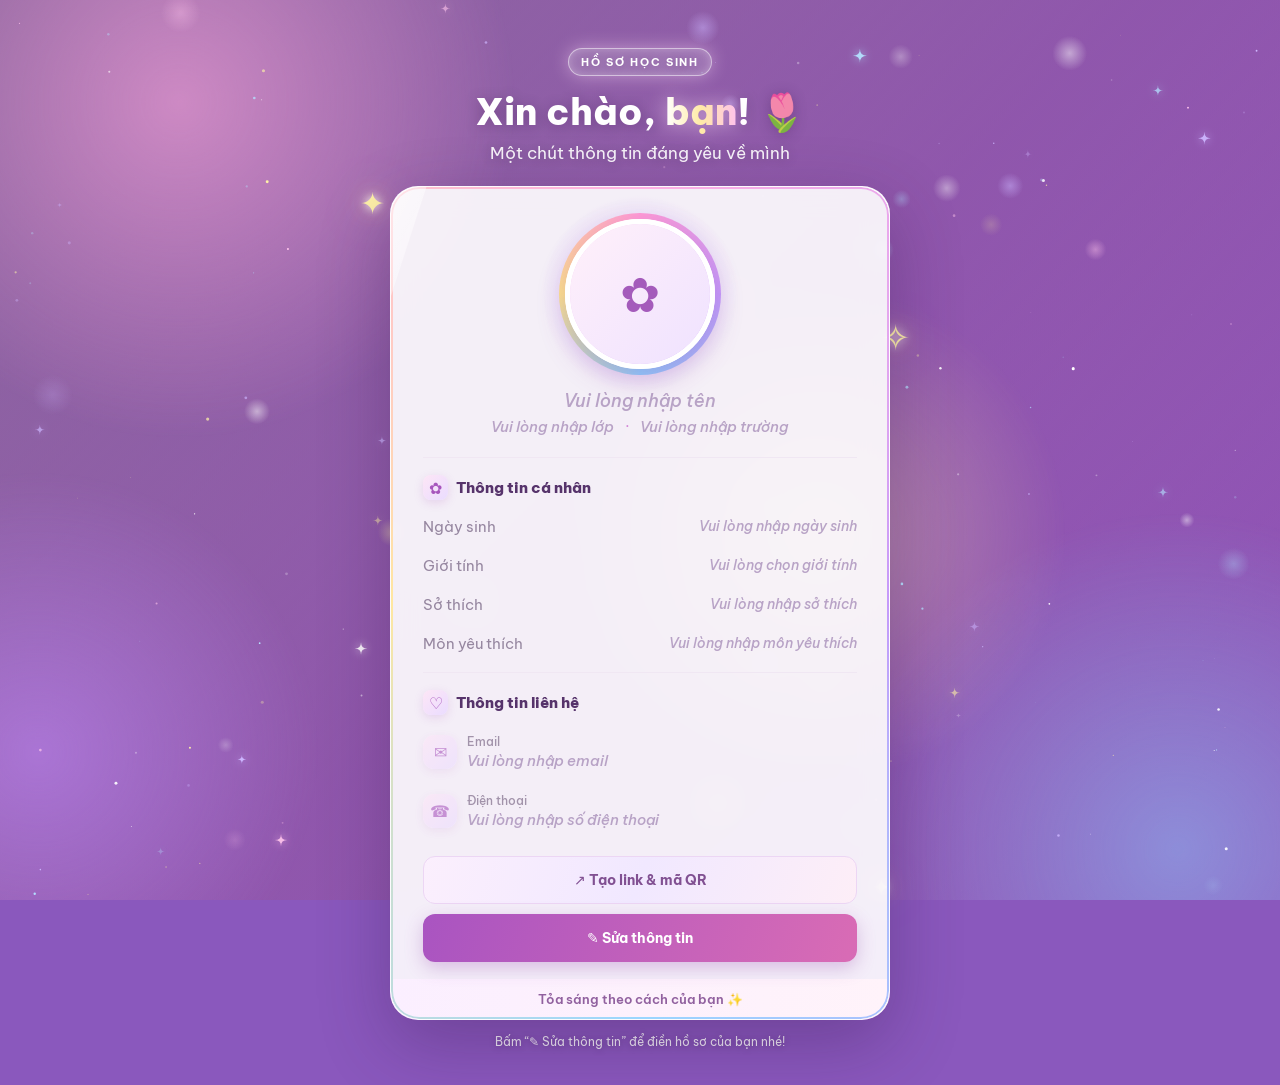
<file: index.html>
<!DOCTYPE html>
<html lang="vi">
<head>
    <meta charset="UTF-8">
    <meta name="viewport" content="width=device-width, initial-scale=1.0, viewport-fit=cover">
    <meta name="theme-color" content="#a54bd6">
    <title>Hồ sơ học sinh</title>
    <link rel="preconnect" href="https://fonts.googleapis.com">
    <link rel="preconnect" href="https://fonts.gstatic.com" crossorigin>
    <link href="https://fonts.googleapis.com/css2?family=Be+Vietnam+Pro:wght@400;500;600;700;800&display=swap" rel="stylesheet">
    <link rel="stylesheet" href="style.css">
</head>
<body>
    <div class="aurora" aria-hidden="true">
        <span class="blob blob-1"></span>
        <span class="blob blob-2"></span>
        <span class="blob blob-3"></span>
        <span class="blob blob-4"></span>
    </div>
    <canvas class="star-canvas" id="star-canvas" aria-hidden="true"></canvas>
    <main class="profile-page">
        <div class="sparkle sparkle-one" aria-hidden="true">✦</div>
        <div class="sparkle sparkle-two" aria-hidden="true">✧</div>
        <div class="sparkle sparkle-three" aria-hidden="true">✦</div>

        <header class="page-heading">
            <span class="eyebrow">HỒ SƠ HỌC SINH</span>
            <h1>Xin chào, <span id="greeting-name">bạn</span>! <span class="wave-flower" aria-hidden="true">🌷</span></h1>
            <p>Một chút thông tin đáng yêu về mình</p>
        </header>

        <article class="profile-card">
            <div class="portrait-wrap">
                <img class="portrait" id="portrait" alt="Ảnh đại diện của học sinh" hidden>
                <span class="portrait-placeholder" id="portrait-placeholder" aria-hidden="true">✿</span>
                <span class="orbit" aria-hidden="true"><i>✦</i><i>✧</i><i>♡</i><i>✦</i></span>
                <span class="online-badge" id="portrait-badge" hidden><span aria-hidden="true">✦</span> Học sinh chăm ngoan</span>
            </div>

            <div class="student-intro">
                <h2 id="student-name" class="is-empty">Vui lòng nhập tên</h2>
                <p class="student-meta"><span id="student-class" class="is-empty">Vui lòng nhập lớp</span> <span id="meta-separator" aria-hidden="true">·</span> <span id="student-school" class="is-empty">Vui lòng nhập trường</span></p>
            </div>

            <section class="info-section" aria-labelledby="personal-title">
                <h3 id="personal-title"><span class="section-icon" aria-hidden="true">✿</span> Thông tin cá nhân</h3>
                <dl class="info-list">
                    <div class="info-row">
                        <dt>Ngày sinh</dt>
                        <dd id="student-birthday" class="is-empty">Vui lòng nhập ngày sinh</dd>
                    </div>
                    <div class="info-row">
                        <dt>Giới tính</dt>
                        <dd id="student-gender" class="is-empty">Vui lòng chọn giới tính</dd>
                    </div>
                    <div class="info-row">
                        <dt>Sở thích</dt>
                        <dd id="student-hobbies" class="is-empty">Vui lòng nhập sở thích</dd>
                    </div>
                    <div class="info-row">
                        <dt>Môn yêu thích</dt>
                        <dd id="student-subjects" class="is-empty">Vui lòng nhập môn yêu thích</dd>
                    </div>
                </dl>
            </section>

            <section class="contact-section" aria-labelledby="contact-title">
                <h3 id="contact-title"><span class="section-icon" aria-hidden="true">♡</span> Thông tin liên hệ</h3>
                <a class="contact-link" id="email-link">
                    <span class="contact-icon" aria-hidden="true">✉</span>
                    <span><small>Email</small><span id="student-email" class="is-empty">Vui lòng nhập email</span></span>
                    <span class="link-arrow" aria-hidden="true">↗</span>
                </a>
                <a class="contact-link" id="phone-link">
                    <span class="contact-icon" aria-hidden="true">☎</span>
                    <span><small>Điện thoại</small><span id="student-phone" class="is-empty">Vui lòng nhập số điện thoại</span></span>
                    <span class="link-arrow" aria-hidden="true">↗</span>
                </a>
            </section>

            <button class="heart-button" id="heart-button" type="button" hidden><span aria-hidden="true">💖</span> <span id="heart-label">Thả tim cho bạn ấy</span></button>
            <button class="share-toggle" id="share-toggle" type="button" aria-expanded="false" aria-controls="share-panel">↗ Tạo link &amp; mã QR</button>
            <section class="share-panel" id="share-panel" hidden aria-labelledby="share-title">
                <h3 id="share-title">Chọn thông tin muốn chia sẻ</h3>
                <p class="share-warning">Chỉ chọn thông tin bạn đồng ý công khai. Người nhận link hoặc mã QR có thể xem các mục đã chọn.</p>
                <fieldset class="share-fields">
                    <legend>Hiển thị trong hồ sơ chia sẻ</legend>
                    <label><input type="checkbox" value="name"> Họ và tên</label>
                    <label><input type="checkbox" value="className"> Lớp</label>
                    <label><input type="checkbox" value="school"> Trường</label>
                    <label><input type="checkbox" value="photo"> Ảnh đại diện</label>
                    <label><input type="checkbox" value="birthday"> Ngày sinh</label>
                    <label><input type="checkbox" value="gender"> Giới tính</label>
                    <label><input type="checkbox" value="hobbies"> Sở thích</label>
                    <label><input type="checkbox" value="subjects"> Môn yêu thích</label>
                    <label><input type="checkbox" value="email"> Email</label>
                    <label><input type="checkbox" value="phone"> Điện thoại</label>
                </fieldset>
                <p class="share-note">Các mục đã chọn được nhúng vào đường dẫn (không mã hóa); đừng chia sẻ dữ liệu nhạy cảm. Ảnh tải lên chỉ lưu trên máy, muốn chia sẻ ảnh cần dùng URL công khai. Trang cần được đăng lên hosting để người khác mở được.</p>
                <p class="share-message" id="share-message" role="status" aria-live="polite"></p>
                <div class="share-actions">
                    <button class="save-button" id="create-share" type="button">Tạo link &amp; QR</button>
                    <button class="cancel-button" id="close-share" type="button">Đóng</button>
                </div>
                <div class="share-result" id="share-result" hidden>
                    <label class="form-field">
                        Link chia sẻ
                        <input id="share-url" type="text" readonly>
                    </label>
                    <button class="save-button native-share" id="native-share" type="button" hidden>📤 Gửi qua Zalo, Messenger…</button>
                    <button class="copy-button" id="copy-share" type="button">Sao chép link</button>
                    <a class="designer-link" id="open-qr-designer" href="qr-designer.html" target="_blank" rel="noopener">Trang trang trí thẻ QR · tải PNG 54 × 85 mm</a>
                    <div class="qr-output" id="qr-output" aria-label="Mã QR cho link hồ sơ"></div>
                </div>
            </section>

            <button class="edit-toggle" id="edit-toggle" type="button" aria-expanded="false" aria-controls="profile-form">✎ Sửa thông tin</button>
            <form class="profile-form" id="profile-form" hidden>
                <h3>Chỉnh sửa hồ sơ</h3>
                <label class="form-field">
                    Họ và tên
                    <input name="name" type="text" placeholder="Ví dụ: Nguyễn Văn An" maxlength="80" autocomplete="name" autocapitalize="words" enterkeyhint="next">
                </label>
                <div class="form-grid">
                    <label class="form-field">
                        Lớp
                        <input name="className" type="text" placeholder="Ví dụ: 10A1" maxlength="30">
                    </label>
                    <label class="form-field">
                        Trường
                        <input name="school" type="text" placeholder="Ví dụ: THPT Nguyễn Du" maxlength="100">
                    </label>
                </div>
                <div class="form-grid">
                    <label class="form-field">
                        Ngày sinh
                        <input name="birthday" type="date">
                    </label>
                    <label class="form-field">
                        Giới tính
                        <select name="gender">
                            <option value="">Chưa chọn</option>
                            <option value="Nữ">Nữ</option>
                            <option value="Nam">Nam</option>
                            <option value="Khác">Khác</option>
                        </select>
                    </label>
                </div>
                <label class="form-field">
                    Sở thích
                    <input name="hobbies" type="text" placeholder="Ví dụ: đọc sách, vẽ, nghe nhạc" maxlength="160">
                </label>
                <label class="form-field">
                    Môn yêu thích <span class="field-hint">(ngăn cách bằng dấu phẩy)</span>
                    <input name="subjects" type="text" placeholder="Ví dụ: Toán, Văn, Anh" maxlength="120">
                </label>
                <label class="form-field">
                    Email
                    <input name="email" type="email" placeholder="ten.cua.ban@gmail.com" maxlength="120" autocomplete="email" inputmode="email" autocapitalize="off" spellcheck="false" enterkeyhint="next">
                </label>
                <label class="form-field">
                    Điện thoại
                    <input name="phone" type="tel" placeholder="09xx xxx xxx" maxlength="24" autocomplete="tel" inputmode="tel" enterkeyhint="next">
                </label>
                <label class="form-field">
                    Đường dẫn ảnh chân dung
                    <input name="photo" type="url" maxlength="500" inputmode="url" autocapitalize="off" spellcheck="false" placeholder="https://…">
                </label>
                <label class="form-field">
                    Hoặc chọn ảnh từ thiết bị
                    <input name="photoFile" type="file" accept="image/*">
                    <span class="field-hint">Ảnh sẽ được tự thu nhỏ và lưu trên trình duyệt này.</span>
                </label>
                <img class="photo-preview" id="photo-preview" alt="Xem trước ảnh đại diện" hidden>
                <button class="cancel-button photo-clear" id="clear-photo" type="button" hidden>Gỡ ảnh đại diện</button>
                <button class="reset-button" id="reset-profile" type="button">🗑 Xóa toàn bộ hồ sơ</button>
                <p class="form-message" id="form-message" role="status" aria-live="polite"></p>
                <div class="form-actions">
                    <button class="save-button" type="submit">Lưu thông tin</button>
                    <button class="cancel-button" id="cancel-edit" type="button">Hủy</button>
                </div>
            </form>

            <footer class="card-footer">Tỏa sáng theo cách của bạn <span class="footer-spark" aria-hidden="true">✨</span></footer>
        </article>
        <p class="page-note">Bấm “✎ Sửa thông tin” để điền hồ sơ của bạn nhé!</p>
    </main>
    <script src="vendor/qrcode.js" defer></script>
    <script src="app.js" defer></script>
    <script src="effects.js" defer></script>
</body>
</html>
</file>
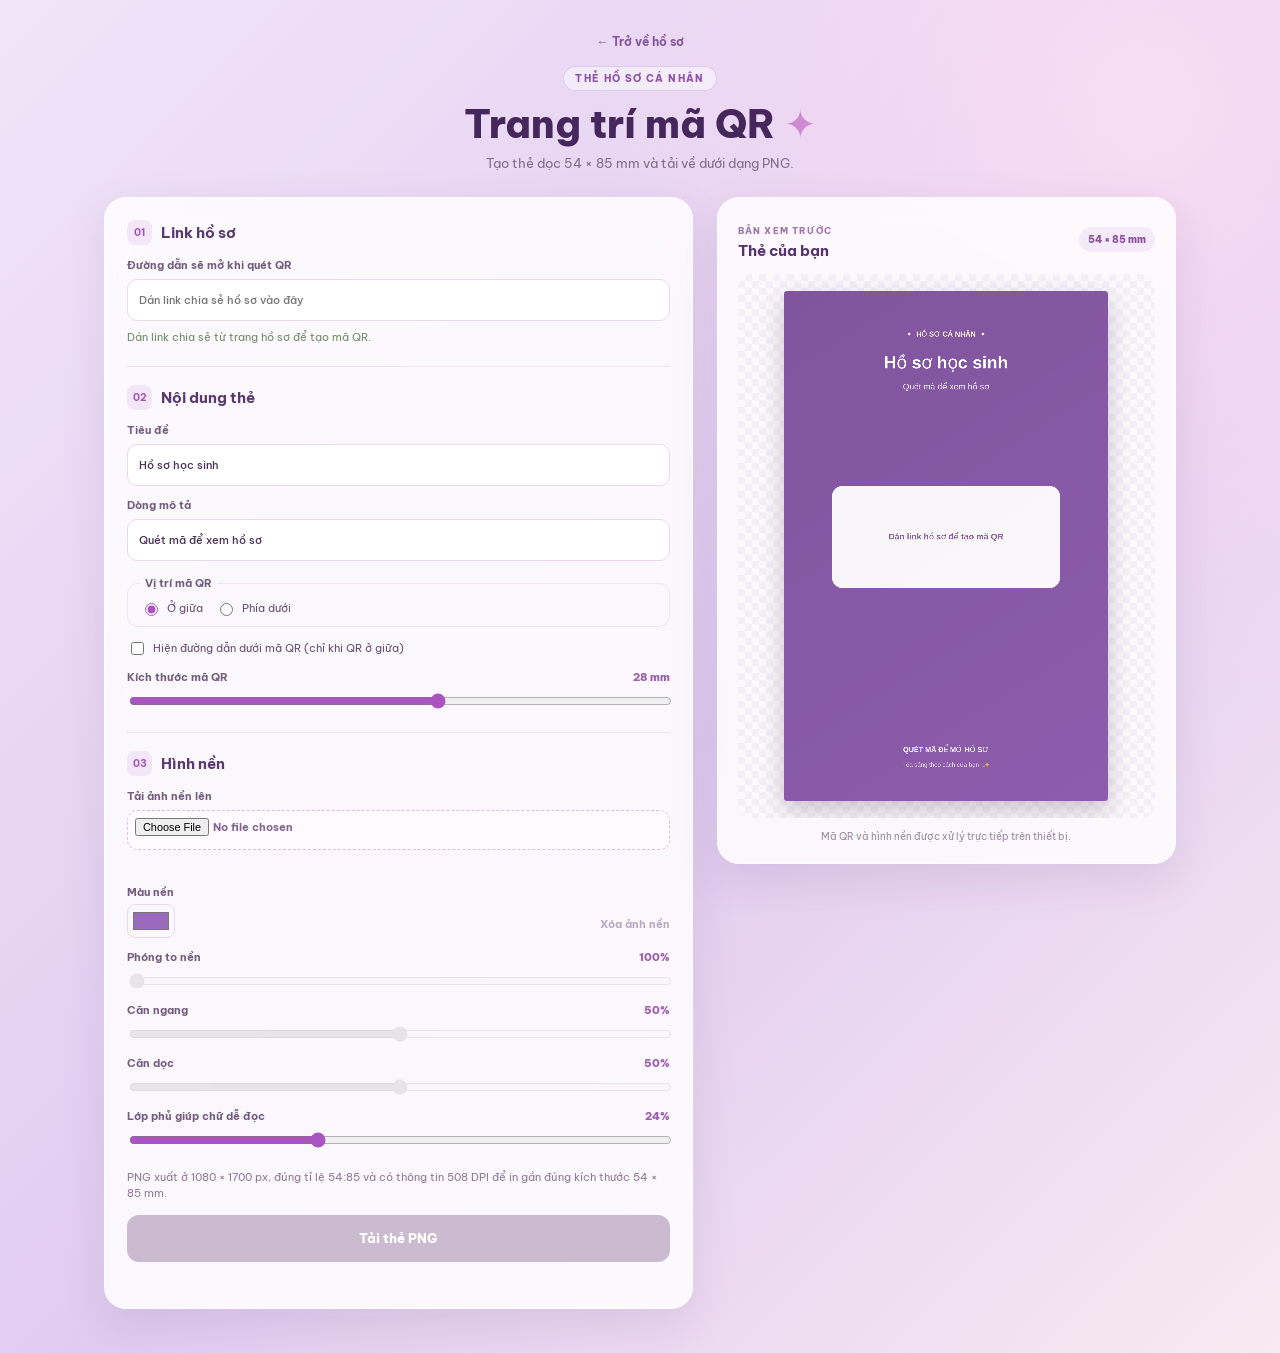
<file: qr-designer.html>
<!DOCTYPE html>
<html lang="vi">
<head>
    <meta charset="UTF-8">
    <meta name="viewport" content="width=device-width, initial-scale=1.0">
    <meta name="theme-color" content="#a54bd6">
    <title>Thiết kế thẻ QR hồ sơ học sinh</title>
    <link rel="preconnect" href="https://fonts.googleapis.com">
    <link rel="preconnect" href="https://fonts.gstatic.com" crossorigin>
    <link href="https://fonts.googleapis.com/css2?family=Be+Vietnam+Pro:wght@400;500;600;700;800&display=swap" rel="stylesheet">
    <link rel="stylesheet" href="qr-designer.css">
</head>
<body>
    <main class="designer-shell">
        <header class="designer-heading">
            <a class="back-link" href="index.html">← Trở về hồ sơ</a>
            <span class="eyebrow">THẺ HỒ SƠ CÁ NHÂN</span>
            <h1>Trang trí mã QR <span aria-hidden="true">✦</span></h1>
            <p>Tạo thẻ dọc 54 × 85 mm và tải về dưới dạng PNG.</p>
        </header>

        <div class="designer-layout">
            <section class="controls-panel" aria-label="Tùy chỉnh thẻ QR">
                <div class="control-section">
                    <h2><span>01</span> Link hồ sơ</h2>
                    <label class="control-field">
                        Đường dẫn sẽ mở khi quét QR
                        <input id="target-url" type="text" inputmode="url" autocomplete="url" placeholder="Dán link chia sẻ hồ sơ vào đây">
                    </label>
                    <p class="control-message" id="link-message" role="status" aria-live="polite">Dán link chia sẻ từ trang hồ sơ để tạo mã QR.</p>
                </div>

                <div class="control-section">
                    <h2><span>02</span> Nội dung thẻ</h2>
                    <label class="control-field">
                        Tiêu đề
                        <input id="card-title" type="text" maxlength="48" value="Hồ sơ học sinh">
                    </label>
                    <label class="control-field">
                        Dòng mô tả
                        <input id="card-subtitle" type="text" maxlength="72" value="Quét mã để xem hồ sơ">
                    </label>
                    <fieldset class="option-group">
                        <legend>Vị trí mã QR</legend>
                        <label><input type="radio" name="qr-position" value="middle" checked> Ở giữa</label>
                        <label><input type="radio" name="qr-position" value="bottom"> Phía dưới</label>
                    </fieldset>
                    <label class="check-option" id="url-option">
                        <input id="show-url" type="checkbox">
                        Hiện đường dẫn dưới mã QR (chỉ khi QR ở giữa)
                    </label>
                    <label class="range-field">
                        Kích thước mã QR <output id="qr-size-value">28 mm</output>
                        <input id="qr-size" type="range" min="20" max="34" value="28">
                    </label>
                </div>

                <div class="control-section">
                    <h2><span>03</span> Hình nền</h2>
                    <label class="control-field">
                        Tải ảnh nền lên
                        <input id="background-file" type="file" accept="image/*">
                    </label>
                    <p class="control-message" id="background-message" role="status" aria-live="polite"></p>
                    <div class="background-actions">
                        <label class="color-field">
                            Màu nền
                            <input id="background-color" type="color" value="#9a68bc">
                        </label>
                        <button class="text-button" id="clear-background" type="button" disabled>Xóa ảnh nền</button>
                    </div>
                    <label class="range-field">
                        Phóng to nền <output id="zoom-value">100%</output>
                        <input id="background-zoom" type="range" min="100" max="220" value="100" disabled>
                    </label>
                    <label class="range-field">
                        Căn ngang <output id="x-value">50%</output>
                        <input id="background-x" type="range" min="0" max="100" value="50" disabled>
                    </label>
                    <label class="range-field">
                        Căn dọc <output id="y-value">50%</output>
                        <input id="background-y" type="range" min="0" max="100" value="50" disabled>
                    </label>
                    <label class="range-field">
                        Lớp phủ giúp chữ dễ đọc <output id="tint-value">24%</output>
                        <input id="background-tint" type="range" min="0" max="70" value="24">
                    </label>
                </div>

                <p class="export-note">PNG xuất ở 1080 × 1700 px, đúng tỉ lệ 54:85 và có thông tin 508 DPI để in gần đúng kích thước 54 × 85 mm.</p>
                <button class="download-button" id="download-png" type="button" disabled>Tải thẻ PNG</button>
                <p class="control-message" id="export-message" role="status" aria-live="polite"></p>
            </section>

            <section class="preview-panel" aria-label="Xem trước thẻ QR">
                <div class="preview-heading">
                    <div>
                        <span class="preview-label">BẢN XEM TRƯỚC</span>
                        <h2>Thẻ của bạn</h2>
                    </div>
                    <span class="size-badge">54 × 85 mm</span>
                </div>
                <div class="preview-stage">
                    <canvas id="card-canvas" width="1080" height="1700" role="img" aria-label="Bản xem trước thẻ mã QR"></canvas>
                </div>
                <p class="preview-caption">Mã QR và hình nền được xử lý trực tiếp trên thiết bị.</p>
            </section>
        </div>
    </main>
    <script src="vendor/qrcode.js" defer></script>
    <script src="qr-designer.js" defer></script>
</body>
</html>
</file>
<file: style.css>
* {
    box-sizing: border-box;
}

:root {
    color-scheme: light;
    font-family: "Be Vietnam Pro", sans-serif;
    color: #38244d;
    background: #D3D3D3;
    font-synthesis: none;
    text-rendering: optimizeLegibility;
}

body {
    min-width: 320px;
    min-height: 100vh;
    min-height: 100dvh;
    margin: 0;
    background: #8a58bd;
    -webkit-tap-highlight-color: transparent;
}

/* Ảnh nền cố định bằng lớp riêng (iOS không hỗ trợ background-attachment: fixed) */
body::before {
    position: fixed;
    z-index: -2;
    inset: 0;
    background:
        linear-gradient(135deg, rgba(76, 35, 101, 0.62), rgba(151, 68, 173, 0.34)),
        url("https://images.unsplash.com/photo-1503676260728-1c00da094a0b?auto=format&fit=crop&w=1400&q=80") center / cover,
        linear-gradient(135deg, #edcaf7, #b37ad4 52%, #8a58bd);
    content: "";
}

.profile-page {
    position: relative;
    display: flex;
    min-height: 100vh;
    flex-direction: column;
    align-items: center;
    justify-content: center;
    overflow: hidden;
    overflow: clip;
    padding: 38px 18px 26px;
}

.page-heading {
    margin: 0 0 23px;
    color: #fff;
    text-align: center;
    text-shadow: 0 2px 14px rgba(49, 18, 68, 0.3);
}

.eyebrow {
    display: inline-block;
    margin-bottom: 8px;
    border: 1px solid rgba(255, 255, 255, 0.55);
    border-radius: 999px;
    background: rgba(255, 255, 255, 0.16);
    padding: 6px 12px;
    font-size: 0.66rem;
    font-weight: 700;
    letter-spacing: 0.15em;
}

.page-heading h1 {
    margin: 0;
    font-size: clamp(1.45rem, 6vw, 2rem);
    font-weight: 800;
}

.page-heading p {
    margin: 7px 0 0;
    font-size: 0.86rem;
    opacity: 0.92;
}

.profile-card {
    position: relative;
    z-index: 1;
    --card-pad: 23px;
    width: min(100%, 430px);
    overflow: hidden;
    overflow: clip;
    border: 1px solid rgba(255, 255, 255, 0.78);
    border-radius: 28px;
    background: rgba(255, 255, 255, 0.94);
    box-shadow: 0 24px 70px rgba(48, 15, 67, 0.3), inset 0 1px 0 #fff;
    padding: 25px 23px 0;
    backdrop-filter: blur(14px);
}

.portrait-wrap {
    position: relative;
    width: 132px;
    height: 132px;
    margin: 0 auto 15px;
    border: 5px solid #fff;
    border-radius: 50%;
    background: linear-gradient(135deg, #ffd1ed, #c59afa);
    box-shadow: 0 0 0 3px #dca9ee, 0 9px 24px rgba(138, 72, 171, 0.22);
}

.portrait {
    display: block;
    width: 100%;
    height: 100%;
    border-radius: inherit;
    object-fit: cover;
    object-position: center 38%;
}

.portrait-placeholder {
    position: absolute;
    inset: 0;
    display: grid;
    place-items: center;
    border-radius: inherit;
    color: #a45bbb;
    font-size: 3rem;
}

.online-badge {
    position: absolute;
    right: 50%;
    bottom: -13px;
    display: flex;
    width: max-content;
    align-items: center;
    gap: 5px;
    transform: translateX(50%);
    border: 1px solid #f2d4fb;
    border-radius: 999px;
    background: #fff7ff;
    padding: 5px 10px;
    color: #8f4bad;
    font-size: 0.62rem;
    font-weight: 700;
    box-shadow: 0 3px 9px rgba(115, 59, 143, 0.12);
}

.student-intro {
    margin: 20px 0 21px;
    text-align: center;
}

.student-intro h2 {
    margin: 0;
    color: #422558;
    font-size: 1.3rem;
    font-weight: 800;
}

.student-meta {
    margin: 5px 0 0;
    color: #8b7797;
    font-size: 0.75rem;
}

.student-meta span {
    margin: 0 4px;
    color: #d184d6;
}

.info-section,
.contact-section {
    border-top: 1px solid #f0e7f3;
    padding: 17px 0 14px;
}

.info-section h3,
.contact-section h3 {
    display: flex;
    align-items: center;
    gap: 8px;
    margin: 0 0 12px;
    color: #56336b;
    font-size: 0.84rem;
    font-weight: 800;
}

.section-icon {
    display: grid;
    width: 25px;
    height: 25px;
    place-items: center;
    border-radius: 8px;
    background: #f7eafa;
    color: #a755bd;
    font-size: 1rem;
}

.info-list {
    display: grid;
    gap: 10px;
    margin: 0;
}

.info-row {
    display: flex;
    justify-content: space-between;
    gap: 14px;
    font-size: 0.75rem;
}

.info-row dt {
    flex: 0 0 94px;
    color: #9687a0;
}

.info-row dd {
    margin: 0;
    color: #4b3657;
    font-weight: 600;
    text-align: right;
}

.subject-pill {
    display: inline-block;
    margin-left: 5px;
    border-radius: 999px;
    background: #f8eafa;
    padding: 3px 8px;
    color: #9c55ad;
    font-size: 0.65rem;
}

.contact-section {
    padding-bottom: 17px;
}

.contact-section h3 {
    margin-bottom: 9px;
}

.contact-link {
    display: flex;
    min-height: 48px;
    align-items: center;
    gap: 10px;
    border-radius: 12px;
    color: #4b3657;
    font-size: 0.72rem;
    font-weight: 600;
    text-decoration: none;
    transition: background-color 160ms ease, transform 160ms ease;
}

.contact-link + .contact-link {
    margin-top: 3px;
}

.contact-link:hover,
.contact-link:focus-visible {
    transform: translateX(3px);
    background: #fcf6fd;
    outline: none;
}

.contact-icon {
    display: grid;
    width: 34px;
    height: 34px;
    flex: 0 0 34px;
    place-items: center;
    border-radius: 11px;
    background: #f7eafa;
    color: #a755bd;
    font-size: 1rem;
}

.contact-link small {
    display: block;
    margin-bottom: 2px;
    color: #a293aa;
    font-size: 0.62rem;
    font-weight: 500;
}

.link-arrow {
    margin-left: auto;
    color: #c28bd0;
    font-size: 1rem;
}

[hidden] {
    display: none !important;
}

.edit-toggle,
.share-toggle,
.save-button,
.cancel-button,
.copy-button,
.designer-link {
    min-height: 43px;
    border: 0;
    border-radius: 12px;
    font: inherit;
    font-size: 0.78rem;
    font-weight: 700;
    cursor: pointer;
    transition: transform 160ms ease, filter 160ms ease;
}

.edit-toggle:hover,
.share-toggle:hover,
.save-button:hover,
.cancel-button:hover,
.copy-button:hover,
.designer-link:hover {
    transform: translateY(-1px);
    filter: brightness(1.03);
}

.edit-toggle:focus-visible,
.share-toggle:focus-visible,
.save-button:focus-visible,
.cancel-button:focus-visible,
.copy-button:focus-visible,
.designer-link:focus-visible,
.form-field input:focus-visible,
.form-field select:focus-visible {
    outline: 3px solid rgba(167, 85, 189, 0.28);
    outline-offset: 2px;
}

.edit-toggle {
    width: 100%;
    margin: 0 0 17px;
    background: linear-gradient(110deg, #a954c1, #c568b4);
    color: #fff;
    box-shadow: 0 6px 15px rgba(153, 71, 173, 0.2);
}

.share-toggle,
.copy-button {
    width: 100%;
    margin: 0 0 10px;
    background: #f5edf7;
    color: #815092;
}

.share-panel {
    display: grid;
    gap: 12px;
    margin-bottom: 17px;
    border: 1px solid #efdef4;
    border-radius: 16px;
    background: #fffaff;
    padding: 15px;
}

.share-panel h3 {
    margin: 0;
    color: #56336b;
    font-size: 0.88rem;
}

.share-warning,
.share-note {
    margin: 0;
    color: #866f91;
    font-size: 0.68rem;
    line-height: 1.55;
}

.share-warning {
    color: #8d526d;
}

.share-fields {
    display: grid;
    grid-template-columns: 1fr 1fr;
    gap: 9px 8px;
    margin: 0;
    border: 1px solid #efe4f2;
    border-radius: 12px;
    padding: 11px;
}

.share-fields legend {
    padding: 0 5px;
    color: #745a81;
    font-size: 0.66rem;
    font-weight: 700;
}

.share-fields label {
    display: flex;
    align-items: center;
    gap: 6px;
    color: #5b4568;
    font-size: 0.67rem;
}

.share-fields input {
    accent-color: #a954c1;
}

.share-message {
    margin: 0;
    color: #478153;
    font-size: 0.7rem;
    line-height: 1.5;
}

.share-message.is-error {
    color: #b33457;
}

.share-actions {
    display: flex;
    gap: 9px;
}

.share-actions .save-button {
    flex: 1;
}

.share-actions .cancel-button {
    min-width: 76px;
}

.share-result {
    display: grid;
    gap: 10px;
    border-top: 1px solid #efe4f2;
    padding-top: 12px;
}

.copy-button {
    margin: 0;
    background: #f0e2f5;
}

.designer-link {
    display: grid;
    place-items: center;
    background: #fdf2f9;
    color: #815092;
    text-align: center;
    text-decoration: none;
}

.qr-output {
    display: grid;
    min-height: 170px;
    place-items: center;
    border-radius: 12px;
    background: #fff;
    padding: 12px;
}

.qr-output img {
    display: block;
    width: min(100%, 190px);
    height: auto;
    image-rendering: pixelated;
}

.profile-form {
    display: grid;
    gap: 12px;
    border-top: 1px solid #f0e7f3;
    padding: 18px 0 19px;
}

.profile-form h3 {
    margin: 0 0 2px;
    color: #56336b;
    font-size: 0.9rem;
}

.form-grid {
    display: grid;
    grid-template-columns: 1fr 1fr;
    gap: 10px;
}

.form-field {
    display: grid;
    min-width: 0;
    gap: 6px;
    color: #715c7d;
    font-size: 0.7rem;
    font-weight: 700;
}

.form-field input,
.form-field select {
    width: 100%;
    min-height: 42px;
    border: 1px solid #e8d9ed;
    border-radius: 10px;
    background: #fff;
    padding: 9px 10px;
    color: #4b3657;
    font: inherit;
    font-size: 0.72rem;
}

.form-field input[type="file"] {
    padding: 7px;
}

.photo-preview {
    width: 88px;
    height: 88px;
    justify-self: center;
    border: 3px solid #e8c6f0;
    border-radius: 50%;
    background: #f7eafa;
    object-fit: cover;
    object-position: center;
}

.photo-clear {
    justify-self: center;
}

.form-field input:focus,
.form-field select:focus {
    border-color: #bd79cd;
    outline: none;
}

.field-hint {
    color: #a293aa;
    font-size: 0.63rem;
    font-weight: 500;
}

.form-message {
    min-height: 0;
    margin: 0;
    color: #478153;
    font-size: 0.7rem;
    line-height: 1.5;
}

.form-message.is-error {
    color: #b33457;
}

.form-actions {
    display: flex;
    gap: 9px;
}

.save-button {
    flex: 1;
    background: #9850b4;
    color: #fff;
}

.save-button:disabled {
    cursor: wait;
    opacity: 0.65;
}

.cancel-button {
    min-width: 88px;
    background: #f5edf7;
    color: #735881;
}

.card-footer {
    margin: 0 -23px;
    background: linear-gradient(90deg, #fbf0ff, #fff5fa);
    padding: 12px 8px;
    color: #91619f;
    font-size: 0.68rem;
    font-weight: 600;
    text-align: center;
}

.page-note {
    margin: 14px 0 0;
    color: rgba(255, 255, 255, 0.9);
    font-size: 0.65rem;
    text-align: center;
    text-shadow: 0 1px 6px rgba(49, 18, 68, 0.35);
}

.sparkle {
    position: absolute;
    z-index: 0;
    color: #fff2a8;
    text-shadow: 0 0 12px rgba(255, 255, 255, 0.9);
    animation: twinkle 2.4s ease-in-out infinite;
    pointer-events: none;
}

.sparkle-one {
    top: 17%;
    left: max(8%, calc(50% - 280px));
    font-size: 1.9rem;
}

.sparkle-two {
    top: 29%;
    right: max(8%, calc(50% - 270px));
    animation-delay: 0.7s;
    font-size: 2.2rem;
}

.sparkle-three {
    right: max(12%, calc(50% - 250px));
    bottom: 17%;
    animation-delay: 1.3s;
    font-size: 1.4rem;
}

@keyframes twinkle {
    0%, 100% {
        opacity: 0.55;
        transform: scale(0.82) rotate(-12deg);
    }

    50% {
        opacity: 1;
        transform: scale(1.18) rotate(12deg);
    }
}

@media (max-width: 380px) {
    .profile-page {
        padding-right: 13px;
        padding-left: 13px;
    }

    .profile-card {
        --card-pad: 18px;
        border-radius: 24px;
        padding-right: 18px;
        padding-left: 18px;
    }

    .card-footer {
        margin-right: -18px;
        margin-left: -18px;
    }

    .info-row {
        gap: 8px;
        font-size: 0.7rem;
    }

    .form-grid {
        grid-template-columns: 1fr;
    }
}

/* ==========================================================
   ✨ Hiệu ứng lung linh
   ========================================================== */

@property --angle {
    syntax: "<angle>";
    inherits: false;
    initial-value: 0deg;
}

/* Tạo ngữ cảnh xếp lớp để cực quang & sao nằm trên ảnh nền, dưới nội dung */
body {
    isolation: isolate;
}

/* Nền cực quang */
.aurora {
    position: fixed;
    z-index: -1;
    inset: 0;
    overflow: hidden;
    pointer-events: none;
}

.blob {
    position: absolute;
    width: 60vmax;
    height: 60vmax;
    border-radius: 50%;
    opacity: 0.6;
    mix-blend-mode: screen;
    animation: drift 18s ease-in-out infinite alternate;
    will-change: transform;
}

.blob-1 {
    top: -22vmax;
    left: -16vmax;
    background: radial-gradient(circle, rgba(255, 168, 222, 0.95), transparent 62%);
}

.blob-2 {
    right: -22vmax;
    bottom: -26vmax;
    background: radial-gradient(circle, rgba(140, 205, 255, 0.8), transparent 62%);
    animation-duration: 22s;
    animation-delay: -6s;
}

.blob-3 {
    top: 28%;
    left: 42%;
    width: 44vmax;
    height: 44vmax;
    background: radial-gradient(circle, rgba(255, 234, 160, 0.6), transparent 62%);
    animation-duration: 26s;
    animation-delay: -12s;
}

.blob-4 {
    top: 48%;
    left: -22vmax;
    width: 50vmax;
    height: 50vmax;
    background: radial-gradient(circle, rgba(196, 140, 255, 0.85), transparent 62%);
    animation-duration: 20s;
    animation-delay: -3s;
}

@keyframes drift {
    0% { transform: translate3d(0, 0, 0) scale(1); }
    50% { transform: translate3d(6vmax, -4vmax, 0) scale(1.12); }
    100% { transform: translate3d(-4vmax, 5vmax, 0) scale(0.94); }
}

.star-canvas {
    position: fixed;
    z-index: -1;
    inset: 0;
    width: 100%;
    height: 100%;
    pointer-events: none;
}

/* Tiêu đề */
.page-heading {
    animation: rise 0.8s cubic-bezier(0.2, 0.8, 0.2, 1) backwards;
}

.eyebrow {
    position: relative;
    overflow: hidden;
    box-shadow: 0 0 18px rgba(255, 220, 250, 0.45), inset 0 0 8px rgba(255, 255, 255, 0.25);
}

.eyebrow::after {
    position: absolute;
    inset: 0;
    background: linear-gradient(100deg, transparent 30%, rgba(255, 255, 255, 0.75) 50%, transparent 70%);
    transform: translateX(-120%);
    animation: sweep 4.5s ease-in-out 1s infinite;
    content: "";
}

#greeting-name {
    background: linear-gradient(90deg, #fff 0%, #ffeaa6 25%, #ffc2ec 50%, #ffeaa6 75%, #fff 100%);
    background-size: 200% auto;
    -webkit-background-clip: text;
    background-clip: text;
    color: transparent;
    text-shadow: none;
    filter: drop-shadow(0 0 10px rgba(255, 225, 250, 0.65));
    animation: shimmer-text 4s linear infinite;
}

.wave-flower {
    display: inline-block;
    transform-origin: 50% 90%;
    animation: sway 2.8s ease-in-out infinite;
}

/* Thẻ hồ sơ */
.profile-card {
    background: rgba(255, 255, 255, 0.9);
    animation:
        card-in 0.9s cubic-bezier(0.2, 0.8, 0.2, 1) 0.1s backwards,
        card-glow 6s ease-in-out infinite;
}

.profile-card::before {
    position: absolute;
    z-index: 2;
    inset: 0;
    border-radius: inherit;
    background: conic-gradient(from var(--angle), #ffb0e4, #c59afa, #9ad6ff, #ffe7a0, #ffb0e4);
    padding: 2px;
    pointer-events: none;
    content: "";
    -webkit-mask: linear-gradient(#000 0 0) content-box, linear-gradient(#000 0 0);
    -webkit-mask-composite: xor;
    mask: linear-gradient(#000 0 0) content-box, linear-gradient(#000 0 0);
    mask-composite: exclude;
    animation: spin-angle 6s linear infinite;
}

.profile-card::after {
    position: absolute;
    z-index: 3;
    top: 0;
    left: 0;
    width: 40%;
    height: 100%;
    background: linear-gradient(100deg, transparent, rgba(255, 255, 255, 0.55), transparent);
    transform: translateX(-150%) skewX(-18deg);
    pointer-events: none;
    content: "";
    animation: card-shine 8s ease-in-out 1.4s infinite;
}

.portrait-wrap,
.student-intro,
.info-section,
.contact-section,
.card-footer {
    animation: rise 0.7s cubic-bezier(0.2, 0.8, 0.2, 1) backwards;
}

.student-intro { animation-delay: 0.35s; }
.info-section { animation-delay: 0.45s; }
.contact-section { animation-delay: 0.55s; }
.card-footer { animation-delay: 0.65s; }

.share-panel,
.profile-form {
    animation: pop-in 0.45s cubic-bezier(0.2, 0.8, 0.2, 1);
}

/* Ảnh chân dung với vòng cầu vồng */
.portrait-wrap {
    box-shadow: 0 10px 28px rgba(138, 72, 171, 0.3);
    animation:
        rise 0.7s cubic-bezier(0.2, 0.8, 0.2, 1) 0.25s backwards,
        float 5s ease-in-out 1s infinite;
}

.portrait-wrap::before {
    position: absolute;
    z-index: -1;
    inset: -11px;
    border-radius: 50%;
    background: conic-gradient(#ff9ad5, #c59afa, #8fd3ff, #ffe48a, #ff9ad5);
    content: "";
    animation: spin 5s linear infinite;
}

.portrait-wrap::after {
    position: absolute;
    z-index: -2;
    inset: -30px;
    border-radius: 50%;
    background: radial-gradient(circle, rgba(255, 170, 230, 0.55), rgba(197, 154, 250, 0.25) 45%, transparent 70%);
    content: "";
    animation: pulse 3s ease-in-out infinite;
}

.online-badge {
    z-index: 1;
    background: linear-gradient(90deg, #fff7ff, #fff3fb, #f6f0ff);
    box-shadow: 0 3px 12px rgba(165, 75, 214, 0.25), 0 0 0 2px rgba(255, 255, 255, 0.7);
}

.online-badge > span {
    display: inline-block;
    color: #e0a500;
    animation: twinkle 1.8s ease-in-out infinite;
}

.student-intro h2 {
    background: linear-gradient(90deg, #6b2f8f 0%, #c04fa8 25%, #8f5ce0 50%, #c04fa8 75%, #6b2f8f 100%);
    background-size: 200% auto;
    -webkit-background-clip: text;
    background-clip: text;
    color: transparent;
    animation: shimmer-text 6s linear infinite;
}

/* Các mục thông tin */
.section-icon,
.contact-icon {
    background: linear-gradient(135deg, #fde6f6, #eadcff);
    box-shadow: 0 3px 10px rgba(167, 85, 189, 0.18);
    transition: transform 260ms cubic-bezier(0.3, 1.6, 0.5, 1);
}

.info-section:hover .section-icon,
.contact-section:hover .section-icon {
    transform: rotate(-12deg) scale(1.12);
}

.info-row {
    margin: 0 -8px;
    border-radius: 10px;
    padding: 5px 8px;
    transition: background-color 180ms ease;
}

.info-row:hover {
    background: linear-gradient(90deg, #fdf3fe, #f8f1ff);
}

.subject-pill {
    border: 1px solid #f0d5f6;
    background: linear-gradient(135deg, #fdeefb, #efe4ff);
    box-shadow: 0 2px 6px rgba(167, 85, 189, 0.12);
    transition: transform 200ms ease;
}

.subject-pill:hover {
    transform: translateY(-2px) scale(1.06);
}

.contact-link:hover .contact-icon,
.contact-link:focus-visible .contact-icon {
    transform: scale(1.12) rotate(8deg);
}

.contact-link:hover,
.contact-link:focus-visible {
    background: linear-gradient(90deg, #fcf3fe, #f6f0ff);
}

/* Nút bấm có vệt sáng */
.edit-toggle,
.share-toggle,
.save-button,
.copy-button,
.designer-link {
    position: relative;
    overflow: hidden;
}

.edit-toggle,
.save-button {
    background: linear-gradient(110deg, #a954c1, #d86bb5, #8f6fe0, #a954c1);
    background-size: 300% 100%;
    box-shadow: 0 6px 18px rgba(153, 71, 173, 0.3);
    animation: gradient-flow 6s ease infinite;
}

.share-toggle {
    border: 1px solid #ecd6f4;
    background: linear-gradient(110deg, #fbeffd, #f1e8ff, #fdeef7);
}

.edit-toggle::after,
.share-toggle::after,
.save-button::after,
.copy-button::after,
.designer-link::after {
    position: absolute;
    inset: 0;
    background: linear-gradient(100deg, transparent 30%, rgba(255, 255, 255, 0.55) 50%, transparent 70%);
    transform: translateX(-120%);
    transition: transform 0.7s ease;
    pointer-events: none;
    content: "";
}

.edit-toggle:hover::after,
.share-toggle:hover::after,
.save-button:hover::after,
.copy-button:hover::after,
.designer-link:hover::after {
    transform: translateX(120%);
}

.edit-toggle:hover,
.save-button:hover {
    box-shadow: 0 8px 24px rgba(200, 90, 190, 0.42);
}

.card-footer {
    background: linear-gradient(90deg, #fbefff, #fff3fa, #f3eeff, #fbefff);
    background-size: 300% 100%;
    animation:
        rise 0.7s cubic-bezier(0.2, 0.8, 0.2, 1) 0.65s backwards,
        gradient-flow 8s ease infinite;
}

.footer-spark {
    display: inline-block;
    animation: twinkle 2s ease-in-out infinite;
}

/* Ngôi sao trang trí */
.sparkle {
    text-shadow: 0 0 10px #fff, 0 0 22px rgba(255, 230, 150, 0.9), 0 0 40px rgba(255, 170, 230, 0.6);
}

/* Vệt sao theo con trỏ */
.trail-spark {
    position: fixed;
    z-index: 1000;
    top: 0;
    left: 0;
    color: var(--color);
    font-size: var(--size);
    line-height: 1;
    text-shadow: 0 0 8px var(--color), 0 0 2px #fff;
    pointer-events: none;
    animation: spark-fly var(--dur) ease-out both;
    will-change: transform, opacity;
}

@keyframes spark-fly {
    from {
        opacity: 1;
        transform: translate(-50%, -50%) scale(1) rotate(0deg);
    }

    to {
        opacity: 0;
        transform: translate(calc(-50% + var(--dx)), calc(-50% + var(--dy))) scale(0.2) rotate(var(--rot));
    }
}

/* ==========================================================
   📱 Tối ưu cho điện thoại
   ========================================================== */

.profile-page {
    min-height: 100dvh;
    padding:
        max(30px, env(safe-area-inset-top))
        max(14px, env(safe-area-inset-right))
        max(24px, env(safe-area-inset-bottom))
        max(14px, env(safe-area-inset-left));
}

button,
a,
label,
input,
select {
    touch-action: manipulation;
}

.info-row dd,
.contact-link > span:nth-child(2) {
    min-width: 0;
    overflow-wrap: anywhere;
}

/* Ô nhập 16px để iOS không tự phóng to khi chạm vào */
.form-field {
    font-size: 0.8rem;
}

.form-field input,
.form-field select {
    min-height: 48px;
    border-radius: 12px;
    background: #fffdff;
    padding: 11px 13px;
    font-size: 16px;
    transition: border-color 160ms ease, box-shadow 160ms ease;
}

.form-field input:focus,
.form-field select:focus {
    box-shadow: 0 0 0 4px rgba(189, 121, 205, 0.18);
}

.form-field input[type="file"] {
    padding: 8px;
    font-size: 14px;
}

.form-field input[type="file"]::file-selector-button {
    margin-right: 10px;
    border: 0;
    border-radius: 9px;
    background: linear-gradient(110deg, #a954c1, #d86bb5);
    padding: 8px 12px;
    color: #fff;
    font: inherit;
    font-weight: 700;
    cursor: pointer;
}

.field-hint {
    font-size: 0.72rem;
}

.profile-form h3,
.share-panel h3 {
    font-size: 1rem;
}

.edit-toggle,
.share-toggle,
.save-button,
.cancel-button,
.copy-button,
.designer-link {
    min-height: 48px;
    font-size: 0.88rem;
}

.form-message,
.share-message {
    font-size: 0.8rem;
}

/* Thanh nút Lưu dính đáy màn hình khi đang sửa */
.form-actions {
    position: sticky;
    z-index: 4;
    bottom: 0;
    margin: 0 calc(-1 * var(--card-pad)) -19px;
    background: linear-gradient(rgba(255, 255, 255, 0), rgba(255, 255, 255, 0.97) 32%);
    padding: 16px var(--card-pad) calc(14px + env(safe-area-inset-bottom));
}

/* Ô chọn thông tin chia sẻ dạng chip dễ chạm */
.share-fields {
    gap: 8px;
    padding: 12px;
}

.share-fields legend {
    font-size: 0.74rem;
}

.share-fields label {
    min-height: 46px;
    border: 1px solid #eedcf4;
    border-radius: 12px;
    background: #fff;
    padding: 8px 10px;
    font-size: 0.8rem;
    cursor: pointer;
    transition: background-color 160ms ease, border-color 160ms ease, box-shadow 160ms ease;
}

.share-fields label:has(input:checked) {
    border-color: #c98ad8;
    background: linear-gradient(135deg, #fbeefd, #f1e8ff);
    color: #6b3a80;
    font-weight: 700;
    box-shadow: 0 3px 10px rgba(167, 85, 189, 0.15);
}

.share-fields input {
    width: 18px;
    height: 18px;
    flex: none;
    margin: 0;
}

.share-warning,
.share-note {
    font-size: 0.76rem;
}

#share-url {
    font-size: 14px;
}

.designer-link {
    padding: 8px 14px;
    line-height: 1.35;
}

.qr-output img {
    width: min(100%, 220px);
}

/* Cỡ chữ dễ đọc cho mọi màn hình */
@media all {
    .page-heading h1 {
        font-size: 1.6rem;
    }

    .page-heading p {
        font-size: 0.92rem;
    }

    .eyebrow {
        font-size: 0.7rem;
    }

    .student-intro h2 {
        font-size: 1.45rem;
    }

    .student-meta {
        font-size: 0.86rem;
    }

    .info-section h3,
    .contact-section h3 {
        font-size: 0.96rem;
    }

    .info-row {
        font-size: 0.88rem;
    }

    .info-row dt {
        flex-basis: 104px;
    }

    .subject-pill {
        margin: 2px 0 2px 5px;
        padding: 4px 10px;
        font-size: 0.78rem;
    }

    .contact-link {
        min-height: 56px;
        font-size: 0.88rem;
    }

    .contact-link small {
        font-size: 0.74rem;
    }

    .online-badge {
        font-size: 0.72rem;
    }

    .card-footer {
        font-size: 0.8rem;
    }

    .page-note {
        font-size: 0.76rem;
    }

}

/* Máy tính: thẻ rộng hơn, chữ to hơn */
@media (min-width: 768px) {
    .profile-page {
        padding-top: 48px;
        padding-bottom: 36px;
    }

    .page-heading h1 {
        font-size: 2.3rem;
    }

    .page-heading p {
        font-size: 1.05rem;
    }

    .profile-card {
        --card-pad: 32px;
        width: min(100%, 500px);
        padding: 32px var(--card-pad) 0;
    }

    .card-footer {
        margin-right: calc(-1 * var(--card-pad));
        margin-left: calc(-1 * var(--card-pad));
    }

    .portrait-wrap {
        width: 150px;
        height: 150px;
    }

    body.is-shared .portrait-wrap {
        width: 176px;
        height: 176px;
    }

    .student-intro h2 {
        font-size: 1.65rem;
    }

    .student-meta {
        font-size: 0.95rem;
    }

    .info-row {
        font-size: 0.95rem;
    }

    .info-row dt {
        flex-basis: 120px;
    }

    .contact-link {
        font-size: 0.95rem;
    }
}

@media (max-width: 600px) {
    /* Nhẹ máy hơn trên điện thoại */
    .profile-card {
        background: rgba(255, 255, 255, 0.95);
        box-shadow: 0 20px 50px rgba(48, 15, 67, 0.3), 0 0 36px rgba(255, 170, 230, 0.35), inset 0 1px 0 #fff;
        backdrop-filter: none;
        animation: card-in 0.9s cubic-bezier(0.2, 0.8, 0.2, 1) 0.1s backwards;
    }

    .blob {
        opacity: 0.42;
        mix-blend-mode: normal;
    }
}

@media (max-width: 420px) {
    .form-grid {
        grid-template-columns: 1fr;
    }
}

/* Màn hình cảm ứng: bỏ hiệu ứng hover bị "dính", thay bằng phản hồi khi nhấn */
@media (hover: none) {
    .info-row:hover,
    .contact-link:hover {
        background: transparent;
    }

    .contact-link:hover,
    .subject-pill:hover,
    .contact-link:hover .contact-icon,
    .info-section:hover .section-icon,
    .contact-section:hover .section-icon,
    .edit-toggle:hover,
    .share-toggle:hover,
    .save-button:hover,
    .cancel-button:hover,
    .copy-button:hover,
    .designer-link:hover {
        transform: none;
    }

    .edit-toggle:hover::after,
    .share-toggle:hover::after,
    .save-button:hover::after,
    .copy-button:hover::after,
    .designer-link:hover::after {
        transform: translateX(-120%);
    }

    .edit-toggle:active::after,
    .share-toggle:active::after,
    .save-button:active::after,
    .copy-button:active::after,
    .designer-link:active::after {
        transform: translateX(120%);
        transition-duration: 0.4s;
    }

    .edit-toggle:active,
    .share-toggle:active,
    .save-button:active,
    .cancel-button:active,
    .copy-button:active,
    .designer-link:active,
    .heart-button:active {
        transform: scale(0.97);
    }

    .contact-link:active {
        background: linear-gradient(90deg, #fcf3fe, #f6f0ff);
        transform: scale(0.98);
    }

    .share-fields label:active {
        transform: scale(0.97);
    }
}

/* ==========================================================
   💖 Trang xem hồ sơ được chia sẻ — lung linh hơn
   ========================================================== */

.orbit {
    display: none;
}

.is-shared .page-heading h1 {
    font-size: clamp(1.75rem, 7.5vw, 2.35rem);
}

.is-shared .profile-card {
    padding-top: 40px;
    background:
        radial-gradient(circle at 10% 16%, rgba(255, 205, 110, 0.6) 0 1.6px, transparent 2.6px),
        radial-gradient(circle at 88% 10%, rgba(255, 140, 205, 0.55) 0 1.6px, transparent 2.6px),
        radial-gradient(circle at 93% 44%, rgba(180, 150, 255, 0.55) 0 1.6px, transparent 2.6px),
        radial-gradient(circle at 6% 56%, rgba(255, 140, 205, 0.5) 0 1.6px, transparent 2.6px),
        radial-gradient(circle at 84% 86%, rgba(255, 205, 110, 0.55) 0 1.6px, transparent 2.6px),
        radial-gradient(circle at 18% 92%, rgba(180, 150, 255, 0.5) 0 1.6px, transparent 2.6px),
        linear-gradient(165deg, rgba(255, 255, 255, 0.97), rgba(253, 243, 255, 0.96) 55%, rgba(244, 238, 255, 0.96));
}

.is-shared .profile-card::before {
    padding: 3px;
    animation-duration: 4s;
}

.is-shared .portrait-wrap {
    width: 156px;
    height: 156px;
    margin-bottom: 22px;
}

.is-shared .portrait-wrap::before {
    inset: -13px;
    filter: saturate(1.3);
    animation-duration: 3.5s;
}

.is-shared .portrait-wrap::after {
    inset: -46px;
}

/* Sao bay vòng quanh ảnh */
.is-shared .orbit {
    position: absolute;
    display: block;
    inset: -28px;
    pointer-events: none;
    animation: spin 10s linear infinite;
}

.is-shared .orbit i {
    position: absolute;
    color: #fff3a6;
    font-size: 16px;
    font-style: normal;
    line-height: 1;
    text-shadow: 0 0 6px #fff, 0 0 14px rgba(255, 180, 230, 0.95);
    animation: twinkle 1.6s ease-in-out infinite;
}

.is-shared .orbit i:nth-child(1) { top: 2px; left: 12%; }
.is-shared .orbit i:nth-child(2) { top: 8%; right: 4%; color: #ffc2ec; animation-delay: 0.4s; }
.is-shared .orbit i:nth-child(3) { bottom: 12%; left: -2px; color: #ff9fd0; font-size: 18px; animation-delay: 0.8s; }
.is-shared .orbit i:nth-child(4) { right: 8%; bottom: 0; color: #d9c2ff; animation-delay: 1.2s; }

.is-shared .student-intro h2 {
    font-size: 1.6rem;
}

/* Từng dòng thông tin lần lượt hiện ra */
.is-shared .info-row,
.is-shared .contact-link {
    animation: rise 0.6s cubic-bezier(0.2, 0.8, 0.2, 1) backwards;
}

.is-shared .info-row:nth-child(1) { animation-delay: 0.6s; }
.is-shared .info-row:nth-child(2) { animation-delay: 0.7s; }
.is-shared .info-row:nth-child(3) { animation-delay: 0.8s; }
.is-shared .info-row:nth-child(4) { animation-delay: 0.9s; }
.is-shared .contact-link:nth-of-type(1) { animation-delay: 1s; }
.is-shared .contact-link:nth-of-type(2) { animation-delay: 1.1s; }

.is-shared .contact-link {
    border: 1px solid #f1e2f6;
    background: linear-gradient(90deg, #fffaff, #f8f3ff);
    padding: 8px 12px 8px 8px;
}

.is-shared .contact-link + .contact-link {
    margin-top: 9px;
}

.is-shared .page-note {
    max-width: 430px;
    border: 1px solid rgba(255, 255, 255, 0.35);
    border-radius: 18px;
    background: rgba(255, 255, 255, 0.16);
    padding: 8px 16px;
    line-height: 1.5;
}

/* Nút thả tim */
.heart-button {
    position: relative;
    width: 100%;
    min-height: 54px;
    margin: 2px 0 18px;
    overflow: hidden;
    border: 0;
    border-radius: 999px;
    background: linear-gradient(110deg, #ff7fbf, #d86bd6, #a678ff, #ff7fbf);
    background-size: 300% 100%;
    color: #fff;
    font: inherit;
    font-size: 0.98rem;
    font-weight: 800;
    box-shadow: 0 8px 22px rgba(230, 90, 180, 0.38);
    cursor: pointer;
    transition: transform 160ms ease;
    animation:
        gradient-flow 5s ease infinite,
        rise 0.7s cubic-bezier(0.2, 0.8, 0.2, 1) 1.2s backwards;
}

.heart-button > span:first-child {
    display: inline-block;
    animation: heartbeat 1.3s ease-in-out infinite;
}

.heart-button::after {
    position: absolute;
    inset: 0;
    background: linear-gradient(100deg, transparent 30%, rgba(255, 255, 255, 0.5) 50%, transparent 70%);
    transform: translateX(-120%);
    pointer-events: none;
    content: "";
    animation: sweep 3.5s ease-in-out 2s infinite;
}

.heart-button:focus-visible {
    outline: 3px solid rgba(255, 127, 191, 0.4);
    outline-offset: 3px;
}

/* ==========================================================
   ✎ Hồ sơ trống: chữ nhắc "Vui lòng nhập…"
   ========================================================== */

.is-empty {
    color: #b8a3c6 !important;
    font-style: italic;
    font-weight: 500 !important;
}

.student-intro h2.is-empty {
    background: none;
    -webkit-background-clip: border-box;
    background-clip: border-box;
    font-size: 1.15rem;
    animation: none;
}

/* Ảnh/ô trống phủ kín vòng cầu vồng bên dưới và giữ viền trắng */
.portrait,
.portrait-placeholder {
    box-shadow: 0 0 0 5px #fff;
}

.portrait-placeholder {
    background: linear-gradient(135deg, #fff0fa, #efe2ff);
}

.info-row dd.is-empty {
    font-size: 0.92em;
}

.reset-button {
    justify-self: center;
    min-height: 44px;
    border: 1px dashed #e7b9c9;
    border-radius: 12px;
    background: #fff7f9;
    padding: 8px 16px;
    color: #b33457;
    font: inherit;
    font-size: 0.82rem;
    font-weight: 700;
    cursor: pointer;
}

.reset-button:hover,
.reset-button:focus-visible {
    background: #ffeef3;
    outline: none;
}

/* Không có email/điện thoại thì không cho bấm mở ứng dụng */
.contact-link:not([href]) {
    cursor: default;
}

.contact-link:not([href]) .link-arrow {
    display: none;
}

.contact-link:not([href]) .contact-icon {
    opacity: 0.6;
}

/* Dòng nhắc cuối trang chỉ hiện khi hồ sơ còn trống (hoặc khi xem link chia sẻ) */
body:not(.profile-empty):not(.is-shared) .page-note {
    display: none;
}

.profile-empty .edit-toggle {
    animation:
        gradient-flow 6s ease infinite,
        call-to-action 1.8s ease-in-out infinite;
}

@keyframes call-to-action {
    0%, 100% {
        box-shadow: 0 6px 18px rgba(153, 71, 173, 0.3), 0 0 0 0 rgba(216, 107, 181, 0.55);
    }

    60% {
        box-shadow: 0 6px 18px rgba(153, 71, 173, 0.3), 0 0 0 10px rgba(216, 107, 181, 0);
    }
}

@keyframes heartbeat {
    0%, 60%, 100% { transform: scale(1); }
    15% { transform: scale(1.28); }
    30% { transform: scale(1); }
    45% { transform: scale(1.18); }
}

@keyframes rise {
    from {
        opacity: 0;
        transform: translateY(18px);
    }
}

@keyframes card-in {
    from {
        opacity: 0;
        transform: translateY(30px) scale(0.96);
    }
}

@keyframes pop-in {
    from {
        opacity: 0;
        transform: translateY(-6px) scale(0.98);
    }
}

@keyframes card-glow {
    0%, 100% {
        box-shadow: 0 24px 70px rgba(48, 15, 67, 0.3), 0 0 36px rgba(255, 170, 230, 0.35), inset 0 1px 0 #fff;
    }

    50% {
        box-shadow: 0 24px 70px rgba(48, 15, 67, 0.3), 0 0 52px rgba(170, 190, 255, 0.45), inset 0 1px 0 #fff;
    }
}

@keyframes card-shine {
    0% { transform: translateX(-150%) skewX(-18deg); }
    16%, 100% { transform: translateX(320%) skewX(-18deg); }
}

@keyframes sweep {
    0% { transform: translateX(-120%); }
    30%, 100% { transform: translateX(120%); }
}

@keyframes shimmer-text {
    to { background-position: -200% center; }
}

@keyframes gradient-flow {
    0%, 100% { background-position: 0% 50%; }
    50% { background-position: 100% 50%; }
}

@keyframes spin {
    to { transform: rotate(360deg); }
}

@keyframes spin-angle {
    to { --angle: 360deg; }
}

@keyframes pulse {
    0%, 100% {
        opacity: 0.7;
        transform: scale(0.94);
    }

    50% {
        opacity: 1;
        transform: scale(1.06);
    }
}

@keyframes float {
    0%, 100% { transform: translateY(0); }
    50% { transform: translateY(-6px); }
}

@keyframes sway {
    0%, 100% { transform: rotate(-10deg); }
    50% { transform: rotate(10deg); }
}

@media (prefers-reduced-motion: reduce) {
    *,
    *::before,
    *::after {
        scroll-behavior: auto !important;
        animation-duration: 0.01ms !important;
        animation-iteration-count: 1 !important;
        transition-duration: 0.01ms !important;
    }
}
</file>
<file: qr-designer.css>
* {
    box-sizing: border-box;
}

:root {
    font-family: "Be Vietnam Pro", sans-serif;
    color: #38244d;
    background: #f3e7f8;
    font-synthesis: none;
    text-rendering: optimizeLegibility;
}

body {
    min-width: 320px;
    min-height: 100vh;
    margin: 0;
    background:
        radial-gradient(ellipse at 90% 8%, rgba(251, 222, 243, 0.9), transparent 34%),
        linear-gradient(135deg, #f1e4f8, #e1ccf0 55%, #f8e9f2);
}

.designer-shell {
    width: min(1120px, 100%);
    margin: 0 auto;
    padding: 30px 24px 44px;
}

.designer-heading {
    margin-bottom: 25px;
    text-align: center;
}

.back-link {
    display: inline-block;
    margin-bottom: 17px;
    color: #85559b;
    font-size: 0.78rem;
    font-weight: 700;
    text-decoration: none;
}

.back-link:hover {
    color: #5f3477;
}

.eyebrow {
    display: table;
    margin: 0 auto 8px;
    border: 1px solid rgba(147, 91, 166, 0.22);
    border-radius: 999px;
    background: rgba(255, 255, 255, 0.48);
    padding: 5px 11px;
    color: #8e56a7;
    font-size: 0.62rem;
    font-weight: 800;
    letter-spacing: 0.14em;
}

.designer-heading h1 {
    margin: 0;
    color: #46275c;
    font-size: clamp(1.7rem, 5vw, 2.45rem);
    font-weight: 800;
}

.designer-heading h1 span {
    color: #cf8ad1;
}

.designer-heading p {
    margin: 7px 0 0;
    color: #816d8d;
    font-size: 0.83rem;
}

.designer-layout {
    display: grid;
    grid-template-columns: minmax(0, 1fr) minmax(290px, 0.78fr);
    align-items: start;
    gap: 24px;
}

.controls-panel,
.preview-panel {
    border: 1px solid rgba(255, 255, 255, 0.9);
    border-radius: 22px;
    background: rgba(255, 255, 255, 0.83);
    box-shadow: 0 16px 45px rgba(69, 33, 86, 0.1);
    backdrop-filter: blur(12px);
}

.controls-panel {
    padding: 22px;
}

.control-section + .control-section {
    margin-top: 21px;
    border-top: 1px solid #eee4f1;
    padding-top: 18px;
}

.control-section h2 {
    display: flex;
    align-items: center;
    gap: 9px;
    margin: 0 0 13px;
    color: #59396e;
    font-size: 0.91rem;
}

.control-section h2 span {
    display: grid;
    width: 25px;
    height: 25px;
    place-items: center;
    border-radius: 8px;
    background: #f3e6f8;
    color: #a254b6;
    font-size: 0.64rem;
}

.control-field,
.range-field {
    display: grid;
    gap: 7px;
    margin-top: 12px;
    color: #715c7d;
    font-size: 0.71rem;
    font-weight: 700;
}

.control-field input:not([type="file"]) {
    width: 100%;
    min-height: 42px;
    border: 1px solid #e8d9ed;
    border-radius: 10px;
    background: #fff;
    padding: 9px 11px;
    color: #493256;
    font: inherit;
    font-weight: 500;
    outline: none;
}

.control-field input:not([type="file"]):focus {
    border-color: #b978cb;
    box-shadow: 0 0 0 3px rgba(185, 120, 203, 0.15);
}

.control-field input[type="file"] {
    width: 100%;
    min-height: 40px;
    border: 1px dashed #d9bce3;
    border-radius: 10px;
    background: #fffaff;
    padding: 7px;
    color: #80668e;
    font: inherit;
    font-size: 0.68rem;
}

.control-message {
    min-height: 16px;
    margin: 8px 0 0;
    color: #6d8b63;
    font-size: 0.67rem;
    line-height: 1.5;
}

.control-message.is-error {
    color: #b33457;
}

.option-group {
    display: flex;
    flex-wrap: wrap;
    gap: 12px;
    margin: 15px 0 0;
    border: 1px solid #efe4f2;
    border-radius: 11px;
    padding: 10px 12px;
}

.option-group legend {
    padding: 0 5px;
    color: #715c7d;
    font-size: 0.68rem;
    font-weight: 700;
}

.option-group label,
.check-option {
    display: flex;
    align-items: center;
    gap: 6px;
    color: #654d72;
    font-size: 0.69rem;
}

.option-group input,
.check-option input {
    accent-color: #a954c1;
}

.check-option {
    margin-top: 12px;
    line-height: 1.4;
}

.range-field {
    grid-template-columns: 1fr auto;
    align-items: center;
}

.range-field output {
    color: #9b5cac;
    font-size: 0.68rem;
    font-weight: 800;
}

.range-field input {
    grid-column: 1 / -1;
    width: 100%;
    accent-color: #a954c1;
}

.range-field input:disabled {
    opacity: 0.42;
}

.background-actions {
    display: flex;
    align-items: end;
    justify-content: space-between;
    gap: 12px;
    margin-top: 11px;
}

.color-field {
    display: grid;
    gap: 5px;
    color: #715c7d;
    font-size: 0.67rem;
    font-weight: 700;
}

.color-field input {
    width: 48px;
    height: 34px;
    border: 1px solid #e8d9ed;
    border-radius: 8px;
    background: transparent;
    padding: 3px;
}

.text-button {
    border: 0;
    background: transparent;
    padding: 7px 0;
    color: #a151ac;
    font: inherit;
    font-size: 0.68rem;
    font-weight: 700;
    cursor: pointer;
}

.text-button:disabled {
    color: #b8aabe;
    cursor: not-allowed;
}

.export-note {
    margin: 19px 0 13px;
    color: #8d7a96;
    font-size: 0.66rem;
    line-height: 1.55;
}

.download-button {
    width: 100%;
    min-height: 47px;
    border: 0;
    border-radius: 12px;
    background: linear-gradient(105deg, #9e52ba, #c15daa);
    color: #fff;
    font: inherit;
    font-size: 0.84rem;
    font-weight: 800;
    box-shadow: 0 7px 16px rgba(153, 71, 173, 0.18);
    cursor: pointer;
    transition: transform 160ms ease, filter 160ms ease;
}

.download-button:hover:not(:disabled) {
    transform: translateY(-1px);
    filter: brightness(1.04);
}

.download-button:disabled {
    background: #cbbbd0;
    box-shadow: none;
    cursor: not-allowed;
}

.preview-panel {
    position: sticky;
    top: 18px;
    display: flex;
    flex-direction: column;
    align-items: center;
    padding: 20px;
}

.preview-heading {
    display: flex;
    width: 100%;
    align-items: center;
    justify-content: space-between;
    gap: 10px;
    margin-bottom: 14px;
}

.preview-label {
    color: #a078ad;
    font-size: 0.56rem;
    font-weight: 800;
    letter-spacing: 0.13em;
}

.preview-heading h2 {
    margin: 3px 0 0;
    color: #56336b;
    font-size: 0.96rem;
}

.size-badge {
    flex: 0 0 auto;
    border-radius: 999px;
    background: #f5eafa;
    padding: 6px 9px;
    color: #89519d;
    font-size: 0.6rem;
    font-weight: 800;
}

.preview-stage {
    display: grid;
    width: 100%;
    place-items: center;
    overflow: hidden;
    border-radius: 15px;
    background:
        linear-gradient(45deg, #f5eff7 25%, transparent 25%),
        linear-gradient(-45deg, #f5eff7 25%, transparent 25%),
        linear-gradient(45deg, transparent 75%, #f5eff7 75%),
        linear-gradient(-45deg, transparent 75%, #f5eff7 75%);
    background-color: #fbf9fc;
    background-position: 0 0, 0 7px, 7px -7px, -7px 0;
    background-size: 14px 14px;
    padding: 17px;
}

#card-canvas {
    display: block;
    width: min(100%, 324px);
    height: auto;
    aspect-ratio: 54 / 85;
    border-radius: 3px;
    box-shadow: 0 9px 24px rgba(45, 28, 54, 0.23);
}

.preview-caption {
    margin: 12px 0 0;
    color: #9888a0;
    font-size: 0.62rem;
    text-align: center;
}

[hidden] {
    display: none !important;
}

@media (max-width: 760px) {
    .designer-shell {
        padding: 22px 14px 30px;
    }

    .designer-layout {
        grid-template-columns: minmax(0, 1fr);
        gap: 17px;
    }

    .preview-panel {
        position: static;
        grid-row: 1;
        padding: 15px;
    }

    #card-canvas {
        width: min(100%, 265px);
    }

    .controls-panel {
        padding: 18px;
    }
}

@media (prefers-reduced-motion: reduce) {
    *,
    *::before,
    *::after {
        scroll-behavior: auto !important;
        animation-duration: 0.01ms !important;
        animation-iteration-count: 1 !important;
        transition-duration: 0.01ms !important;
    }
}
</file>
